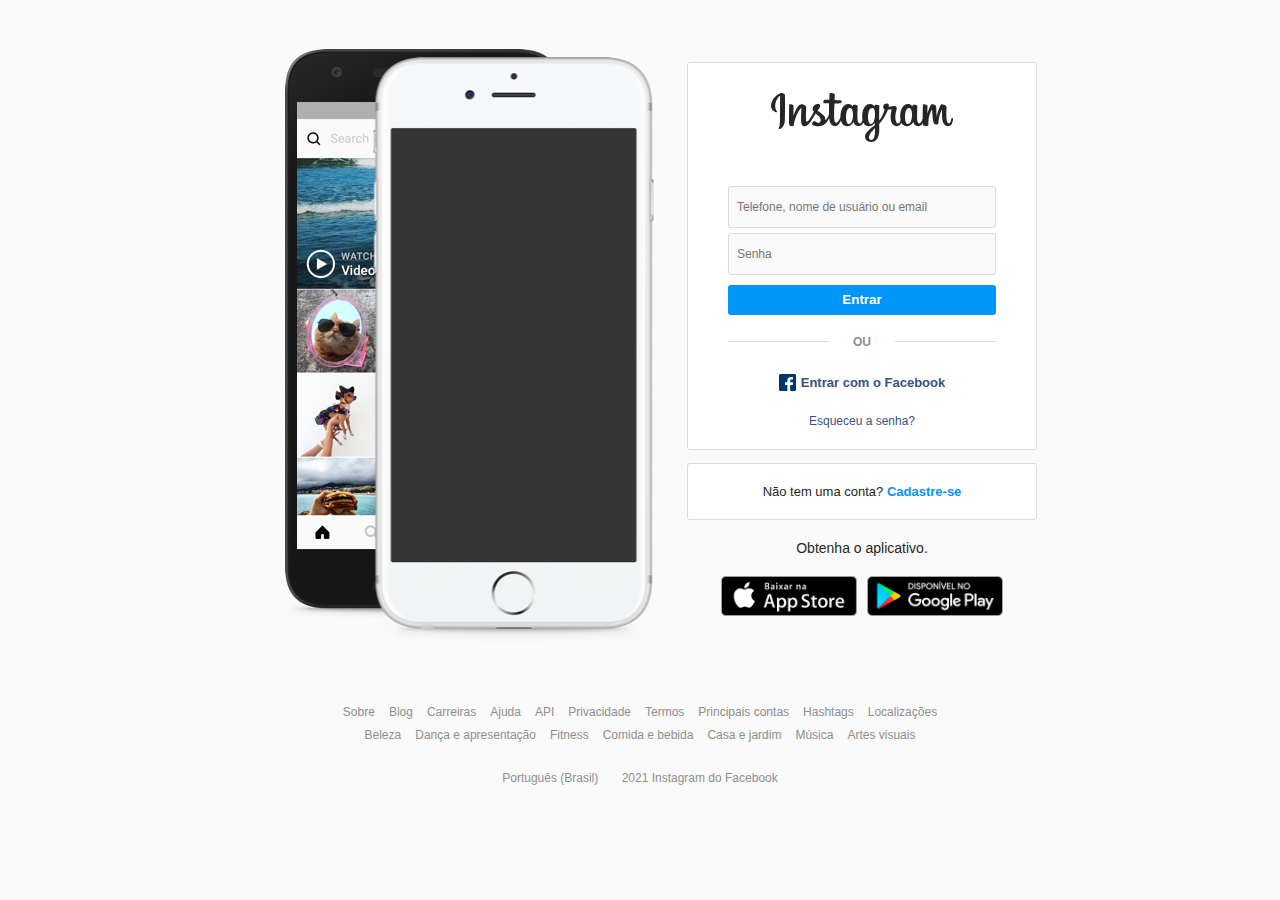
<file: index.html>
<!DOCTYPE html>
<html lang="pt-br">
  <head>
    <meta charset="UTF-8" />
    <meta http-equiv="X-UA-Compatible" content="IE=edge" />
    <meta name="viewport" content="width=device-width, initial-scale=1.0" />
    <link rel="stylesheet" href="./styles/css/pages/login.css" />
    <link rel="shortcut icon" href="./favicon.ico" type="image/x-icon" />
    <title>Instagram</title>
  </head>
  <body>
    <div class="c-site">
      <main class="c-main">
        <img
          class="login-image"
          src="./assets/images/login/phones.png"
          alt="Phones img"
        />
        <div class="l-login">
          <div class="c-login">
            <div class="c-login__brand">
              <img src="./assets/icons/insta-brand.svg" alt="" />
            </div>

            <div class="c-login__content">
              <form action="" class="c-login-form">
                <input
                  class="c-login__input"
                  type="text"
                  placeholder="Telefone, nome de usuário ou email"
                />

                <input class="c-login__input" type="text" placeholder="Senha" />

                <button class="c-login__btn">
                  <a class="c-login__btn"" href="./home/">Entrar</a>
                </button>
              </form>
              <!-- /.login-form-->
              <div class="login__or">
                <p>ou</p>
              </div>
              <!-- /.login__or-->
              <div class="login__fb">
                <img src="./assets/icons/fb-brand.svg" alt="facebook brand" />
                <a class="link" href="#">Entrar com o Facebook</a>
              </div>
              <!-- /.login__fb -->
            </div>
            <!-- /.login__content-->

            <div class="login__senha">
              <a class="link link--regular" href="#">Esqueceu a senha?</a>
            </div>
            <!-- /.login__senha -->
          </div>
          <!-- /.c-login -->
          <div class="create">
            <p class="create__text">
              Não tem uma conta?
              <a class="link link--primary" href="#">Cadastre-se</a>
            </p>
          </div>
          <!-- /.create-->

          <div class="c-app">
            <p class="c-app__text">Obtenha o aplicativo.</p>
            <div class="c-app__images">
              <div class="c-images">
                <a href="#">
                  <img
                    class="c-images__img"
                    src="./assets/images/login/download-apple.png"
                    alt="download with play store"
                  />
                </a>
              </div>
              <!-- /c-images -->
              <div class="c-images">
                <a href="#">
                  <img
                    class="c-images__img"
                    src="./assets/images/login/download-play.png"
                    alt="download with apple store"
                  />
                </a>
              </div>
              <!-- /c-images -->
            </div>
            <!-- /c-app__images-->
          </div>
          <!-- /.c-app -->
        </div>
        <!-- /.c-login -->
      </main>
      <!-- /.c-main -->
      <footer class="c-footer">
        <div class="c-footer__menu">
          <ul class="c-footer__list">
            <li class="c-footer__item">
              <a class="c-footer__link" href="#">Sobre</a>
            </li>
            <li class="c-footer__item">
              <a class="c-footer__link" href="#">Blog</a>
            </li>
            <li class="c-footer__item">
              <a class="c-footer__link" href="#">Carreiras</a>
            </li>
            <li class="c-footer__item">
              <a class="c-footer__link" href="#">Ajuda</a>
            </li>
            <li class="c-footer__item">
              <a class="c-footer__link" href="#">API</a>
            </li>
            <li class="c-footer__item">
              <a class="c-footer__link" href="#">Privacidade</a>
            </li>
            <li class="c-footer__item">
              <a class="c-footer__link" href="#">Termos</a>
            </li>
            <li class="c-footer__item">
              <a class="c-footer__link" href="#">Principais contas</a>
            </li>
            <li class="c-footer__item">
              <a class="c-footer__link" href="#">Hashtags</a>
            </li>
            <li class="c-footer__item">
              <a class="c-footer__link" href="#">Localizações</a>
            </li>
          </ul>
          <!-- /.c-footer__list-->
        </div>
        <!-- /.c-footer__menu-->

        <div class="c-footer__menu">
          <ul class="c-footer__list">
            <li class="c-footer__item">
              <a class="c-footer__link" href="#">Beleza</a>
            </li>
            <li class="c-footer__item">
              <a class="c-footer__link" href="#">Dança e apresentação</a>
            </li>
            <li class="c-footer__item">
              <a class="c-footer__link" href="#">Fitness</a>
            </li>
            <li class="c-footer__item">
              <a class="c-footer__link" href="#">Comida e bebida</a>
            </li>
            <li class="c-footer__item">
              <a class="c-footer__link" href="#">Casa e jardim</a>
            </li>
            <li class="c-footer__item">
              <a class="c-footer__link" href="#">Música</a>
            </li>
            <li class="c-footer__item">
              <a class="c-footer__link" href="#">Artes visuais</a>
            </li>
          </ul>
          <!-- /.c-footer__list-->
        </div>
        <!-- /.c-footer__menu-->

        <div class="c-footer__copyright">
          <a class="c-footer__link c-footer__link--margin" href="#">
            Português (Brasil)
          </a>
          <a class="c-footer__link" href="#">2021 Instagram do Facebook</a>
        </div>
        <!-- /.c-footer__copyright-->
      </footer>
      <!-- /.c-footer-->
    </div>
    <!-- /.c-site -->
  </body>
</html>
</file>
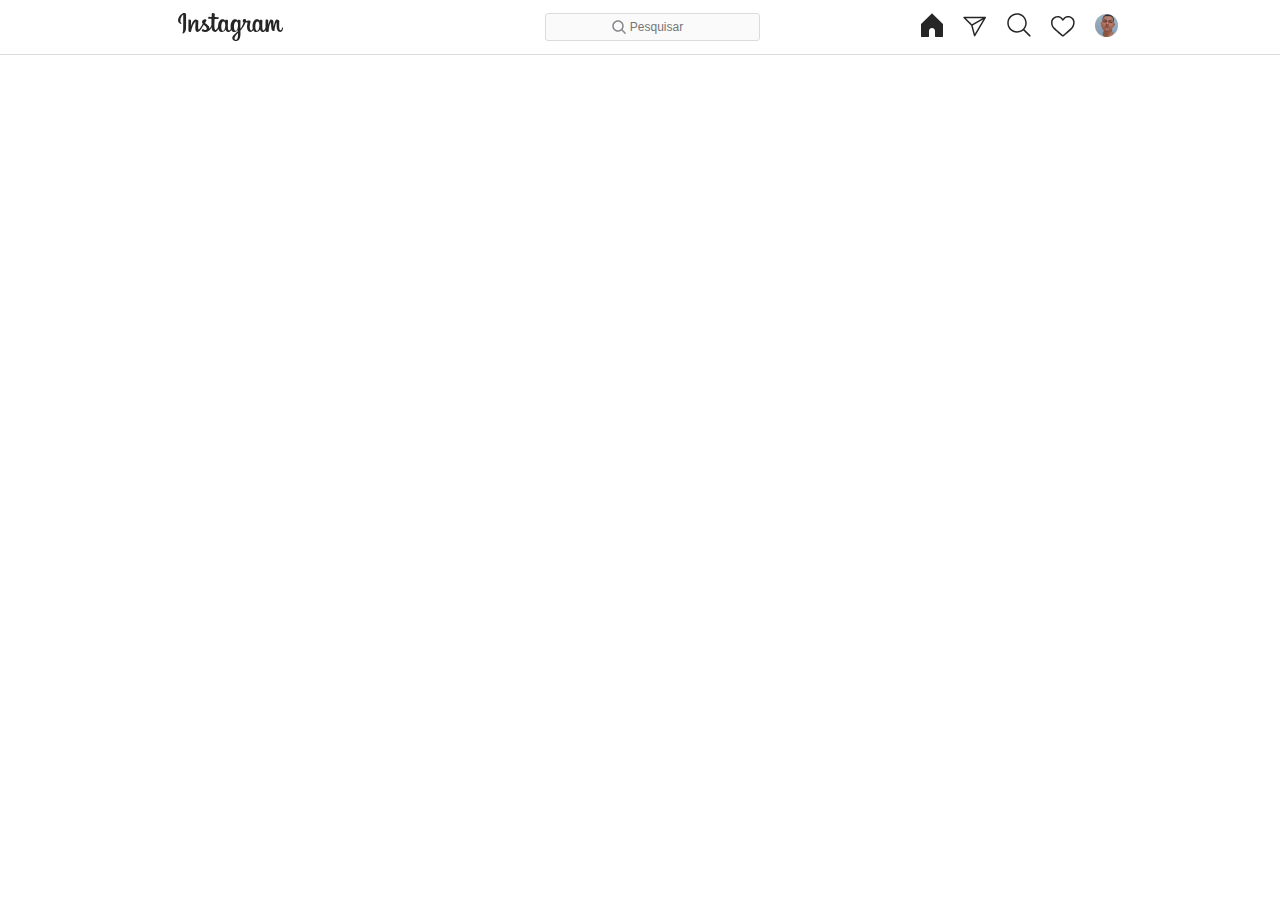
<file: search/index.html>
<!DOCTYPE html>
<html lang="pt-br">
  <head>
    <meta charset="UTF-8" />
    <meta http-equiv="X-UA-Compatible" content="IE=edge" />
    <meta name="viewport" content="width=device-width, initial-scale=1.0" />
    <link rel="stylesheet" href="../styles/css/pages/search.css" />
    <title>Instagram</title>
  </head>
  <body>
    <div class="l-site">
      <!-- HEADER -->
      <div class="header-bg">
        <header class="c-header">
          <a class="cam" href="#">
            <img
              class="cam-icon"
              src="../assets/icons/header-icons/cam-icon.svg"
              alt="Cam icon"
            />
          </a>

          <div class="logo">
            <img
              class="logo__img"
              src="../assets/icons/insta-brand.svg"
              alt="Instagram brand"
            />
          </div>

          <a class="sand" href="#">
            <img
              class="sand-icon"
              src="../assets/icons/sand-icon.svg"
              alt="Sand icon"
            />
          </a>

          <!-- SEARCH BAR-->
          <div class="search-bar">
            <input class="bar bar--image" type="text" placeholder="Pesquisar" />
          </div>

          <a class="picture" href="#">
            <img
              class="picture__img"
              src="../assets/icons/serach/picture.svg"
              alt="picture icon"
            />
          </a>
          <!-- SUPERIOR NAV DESKTOP-->
          <nav class="c-nav">
            <div class="nav">
              <ul class="menu">
                <li class="menu__item">
                  <a href="../home/">
                    <img
                      src="../assets/icons/menu/home-icon.svg"
                      alt="Home-icon"
                    />
                  </a>
                </li>
                <li class="menu__item">
                  <a href="">
                    <img src="../assets/icons/sand-icon.svg" alt="Home-icon" />
                  </a>
                </li>
                <li class="menu__item">
                  <a href="../search/">
                    <img
                      src="../assets/icons/menu/search-icon.svg"
                      alt="Home-icon"
                    />
                  </a>
                </li>
                <li class="menu__item">
                  <a href="">
                    <img
                      src="../assets/icons/menu/like-icon.svg"
                      alt="Home-icon"
                    />
                  </a>
                </li>
                <li class="menu__item">
                  <a href="">
                    <img
                      class="profile-icon"
                      src="../assets/icons/menu/profile-icon.jpg"
                      alt="Home-icon"
                    />
                  </a>
                </li>
              </ul>
            </div>
          </nav>
        </header>
        <!-- /.c-header -->
      </div>
      <!-- /. header-bg-->
    </div>
    <!-- BUTTONS SEARCH -->
    <div class="c-buttons">
      <button class="buttons-search">
        <img class="button-icon" src="../assets/icons/serach/igtv.svg" alt="" />
        IGTV
      </button>
      <button class="buttons-search">
        <img class="button-icon" src="../assets/icons/serach/shop.svg" alt="" />
        Shop
      </button>
      <button class="buttons-search">Style</button>
      <button class="buttons-search">Sports</button>
      <button class="buttons-search">Auto</button>
      <button class="buttons-search">Music</button>
    </div>
    <!-- /.c-buttons -->
    <!-- FOOTER -->
    <footer class="c-bottom-bar">
      <nav class="menu">
        <ul class="menu__list">
          <li class="menu__item">
            <a class="menu__link" href="../home/">
              <img src="../assets/icons/menu/home-icon.svg" alt="" />
            </a>
          </li>
          <li class="menu__item">
            <a class="menu__link" href="../search/">
              <img src="../assets/icons/menu/search-icon.svg" alt="" />
            </a>
          </li>
          <li class="menu__item">
            <a class="menu__link" href="#">
              <img src="../assets/icons/menu/add-icon.svg" alt="" />
            </a>
          </li>
          <li class="menu__item">
            <a class="menu__link" href="#">
              <img src="../assets/icons/menu/like-icon.svg" alt="" />
            </a>
          </li>
          <li class="menu__item">
            <a class="menu__link" href="#">
              <img
                class="profile-img"
                src="../assets/icons/menu/profile-icon.jpg"
                alt=""
              />
            </a>
          </li>
        </ul>
      </nav>
    </footer>
    <!-- /. c-bottom-bar-->
  </div>
    <!-- /.l-site -->
  </body>
</html>
</file>
<file: styles/css/pages/login.css>
/*--------------------------------------- 
[$colors]
----------------------------------------*/
/*--------------------------------------- 
// [END colors]
----------------------------------------*/
/*--------------------------------------- 
[$ FONTS sizes]
----------------------------------------*/
/*--------------------------------------- 
// [END  FONTS sizes]
----------------------------------------*/
/*--------------------------------------- 
[$GERAL]
----------------------------------------*/
/*--------------------------------------- 
// [END GERAL]
----------------------------------------*/
/*--------------------------------------- 
[$SCREEN LOGIN]
----------------------------------------*/
/*--------------------------------------- 
// [END SCREEN LOGIN]
----------------------------------------*/
/*--------------------------------------- 
[$STORYS]
----------------------------------------*/
/*--------------------------------------- 
// [END STORYS]
----------------------------------------*/
input[type=text] {
  border: 1px solid #dbdbdb;
  border-radius: 3px;
  outline-color: #8e8e8e;
  width: 100%;
  max-width: 268px;
  padding: 13px 0px 13px 8px;
  font-size: 0.75rem;
  box-sizing: border-box;
}

button {
  border: 1px solid transparent;
  border-radius: 3px;
  border-radius: 3px;
  height: 29.6px;
  cursor: pointer;
}

a {
  color: #385185;
  text-decoration: none;
  font-weight: 600;
}

p {
  color: #262626;
}

/*--------------------------------------- 
[$reset]
----------------------------------------*/
* {
  margin: 0;
  padding: 0;
}

/*--------------------------------------- 
// [END reset]
----------------------------------------*/
/*--------------------------------------- 
[$universal]
----------------------------------------*/
body {
  font-family: Arial, Helvetica, sans-serif;
}

ul {
  list-style: none;
}

/*--------------------------------------- 
// [END universal]
----------------------------------------*/
/*--------------------------------------- 
[$colors]
----------------------------------------*/
/*--------------------------------------- 
// [END colors]
----------------------------------------*/
/*--------------------------------------- 
[$ FONTS sizes]
----------------------------------------*/
/*--------------------------------------- 
// [END  FONTS sizes]
----------------------------------------*/
/*--------------------------------------- 
[$GERAL]
----------------------------------------*/
/*--------------------------------------- 
// [END GERAL]
----------------------------------------*/
/*--------------------------------------- 
[$SCREEN LOGIN]
----------------------------------------*/
/*--------------------------------------- 
// [END SCREEN LOGIN]
----------------------------------------*/
/*--------------------------------------- 
[$STORYS]
----------------------------------------*/
/*--------------------------------------- 
// [END STORYS]
----------------------------------------*/
/*--------------------------------------- 
[$colors]
----------------------------------------*/
/*--------------------------------------- 
// [END colors]
----------------------------------------*/
/*--------------------------------------- 
[$ FONTS sizes]
----------------------------------------*/
/*--------------------------------------- 
// [END  FONTS sizes]
----------------------------------------*/
.l-site {
  width: 100vw;
}

/*--------------------------------------- 
[$HEADER]
----------------------------------------*/
.c-nav {
  display: flex;
  flex: 1;
}

@media (max-width: 767px) {
  .c-nav,
.search-bar {
    display: none;
  }
}

.header-bg {
  background-color: #fafafa;
  box-sizing: border-box;
  border-bottom: 1px solid #dbdbdb;
}
@media (min-width: 767px) {
  .header-bg {
    width: 100%;
    background-color: #ffffff;
    position: fixed;
    top: 0;
    z-index: 1;
  }
}

.c-header {
  width: 100%;
  display: flex;
  justify-content: space-between;
  align-items: center;
  padding: 10px;
  box-sizing: border-box;
}
@media (min-width: 767px) {
  .c-header {
    max-width: 975px;
    margin: 0 auto;
    height: 54px;
    padding: 0;
    padding-left: 25px;
  }
  .c-header .cam {
    display: none;
  }
  .c-header .sand {
    display: none;
  }
}
.c-header .logo {
  display: flex;
  align-items: center;
}
@media (min-width: 767px) {
  .c-header .logo {
    flex: 1;
  }
}
.c-header .logo .logo__img {
  width: 105px;
  height: auto;
}
.c-header .search-bar {
  max-width: 215px;
  height: 28px;
  flex: 2;
}
.c-header .search-bar .bar {
  width: 100%;
  height: 100%;
  box-sizing: border-box;
  background-color: #fafafa;
}
.c-header .search-bar .bar--image {
  background-image: url(../../../assets/icons/lupa-icon.svg);
  background-repeat: no-repeat;
  background-position: 33%;
}
.c-header .search-bar .bar::placeholder {
  text-align: center;
}
.c-header .nav {
  margin-left: auto;
}
.c-header .menu {
  display: flex;
  justify-content: flex-start;
  align-items: center;
  flex: 1;
}
.c-header .menu .menu__item {
  align-self: flex-end;
  margin: 0 10px;
}
.c-header .menu .profile-icon {
  width: 23px;
  border-radius: 50%;
  object-fit: cover;
  height: auto;
}

/*--------------------------------------- 
// [END HEADER]
----------------------------------------*/
/*--------------------------------------- 
[$BOTTOM-NAV]
----------------------------------------*/
.c-bottom-bar {
  width: 100%;
  position: sticky;
  bottom: 0;
  background-color: #f2f2f2;
}
@media (min-width: 769px) {
  .c-bottom-bar {
    display: none;
  }
}

.menu .menu__list {
  display: flex;
  justify-content: space-between;
  align-items: center;
  padding: 10px 19px;
}
.menu .menu__link {
  width: 23px;
}
.menu .profile-img {
  width: 23px;
  height: 23px;
  border-radius: 50%;
}

/*--------------------------------------- 
// [END BOTTOM-NAV]
----------------------------------------*/
body {
  color: #262626;
  background-color: #fafafa;
}

/*--------------------------------------- 
[$CONTAINERS]
----------------------------------------*/
.c-site {
  width: 100%;
  display: flex;
  justify-content: flex-start;
  align-items: center;
  flex-direction: column;
}

.c-main {
  display: flex;
  margin-top: 32px;
  padding-bottom: 52px;
}
@media (max-width: 426px) {
  .c-main {
    margin-top: initial;
    padding: initial;
  }
}
@media (max-width: 768px) {
  .c-main {
    justify-content: center;
  }
  .c-main .login-image {
    display: none;
  }
}

.l-login {
  width: 350px;
  display: flex;
  justify-content: center;
  align-items: flex-start;
  flex-direction: column;
  margin-left: -10px;
}
@media (max-width: 768px) {
  .l-login {
    margin: initial;
  }
}
@media (max-width: 426px) {
  .l-login {
    align-items: center;
    width: 100%;
    margin-left: 0;
    margin-bottom: 50px;
  }
}

/*--------------------------------------- 
// [END CONTAINERS]
----------------------------------------*/
/*--------------------------------------- 
[$CONTAINER LOGIN]
----------------------------------------*/
.c-login {
  border: 1px solid #dbdbdb;
  border-radius: 3px;
  padding: 10px 40px 20px 40px;
  background-color: #ffffff;
}
@media (max-width: 426px) {
  .c-login {
    border: none;
    padding: initial;
    background-color: #fafafa;
  }
}
.c-login .c-login__brand {
  text-align: center;
  margin: 20px 0 40px 0;
}
.c-login .c-login__content {
  text-align: center;
}
@media (max-width: 768px) {
  .c-login .c-login__content {
    max-width: 268px;
  }
}
@media (max-width: 321px) {
  .c-login .c-login__content {
    max-width: 240px;
  }
}
.c-login .c-login__input {
  background-color: #fafafa;
}
.c-login .c-login__input:nth-child(2) {
  margin: 5px 0 10px 0;
}
.c-login .c-login__btn {
  color: #ffffff;
  font-weight: 600;
  background-color: #0095f6;
  width: 100%;
}
.c-login .login__or {
  display: flex;
  justify-content: space-between;
  align-items: center;
  margin: 20px 0 25px 0;
  text-align: center;
}
.c-login .login__or p {
  text-transform: uppercase;
  font-size: 0.75rem;
  font-weight: bold;
  color: #8e8e8e;
}
.c-login .login__or::before {
  content: "";
  width: 101px;
  height: 1px;
  background-color: #dbdbdb;
}
.c-login .login__or:after {
  content: "";
  width: 101px;
  height: 1px;
  background-color: #dbdbdb;
}
.c-login .login__fb {
  display: flex;
  justify-content: center;
  align-items: center;
  margin-bottom: 20px;
}
.c-login .login__fb .link {
  margin-left: 5px;
  font-size: 0.813rem;
}
.c-login .login__senha {
  text-align: center;
}
.c-login .login__senha .link {
  font-size: 0.75rem;
}
.c-login .login__senha .link--regular {
  font-weight: 400;
}

/*--------------------------------------- 
// [END CONTAINER LOGIN]
----------------------------------------*/
/*--------------------------------------- 
[$CONTAINER CREATE]
----------------------------------------*/
.create {
  border: 1px solid #dbdbdb;
  border-radius: 3px;
  background-color: #ffffff;
  width: 100%;
  box-sizing: border-box;
  padding: 20px 30px;
  margin: 13px 0 20px 0;
}
@media (max-width: 426px) {
  .create {
    background-color: #fafafa;
    border: none;
  }
}
.create .create__text {
  font-size: 0.813rem;
  text-align: center;
}
.create .create__text .link--primary {
  color: #0095f6;
}

/*--------------------------------------- 
// [END CONTAINER CREATE]
----------------------------------------*/
/*--------------------------------------- 
[$CONTAINER APPs]
----------------------------------------*/
.c-app {
  width: 100%;
  text-align: center;
}
.c-app .c-app__text {
  font-size: 0.875rem;
}
.c-app .c-app__images {
  display: flex;
  justify-content: center;
  gap: 10px;
  margin-top: 20px;
}
.c-app .c-images {
  width: 136px;
  height: auto;
}
.c-app .c-images__img {
  width: 100%;
  height: auto;
}

/*--------------------------------------- 
// [END CONTAINER APPs]
----------------------------------------*/
/*--------------------------------------- 
[$CONTAINER FOOTER]
----------------------------------------*/
.c-footer {
  width: 100%;
  height: 150px;
}
.c-footer .c-footer__menu {
  width: 100%;
  display: flex;
  justify-content: center;
}
.c-footer .c-footer__list {
  display: flex;
  justify-content: center;
  flex-wrap: wrap;
  margin-bottom: 5px;
}
.c-footer .c-footer__item {
  margin: 0 7px;
}
@media (max-width: 426px) {
  .c-footer .c-footer__item {
    margin: 0 10px;
  }
}
.c-footer .c-footer__link {
  font-size: 0.75rem;
  font-weight: 400;
  color: #8e8e8e;
}
.c-footer .c-footer__link--margin {
  margin-right: 20px;
}
.c-footer .c-footer__copyright {
  text-align: center;
  padding: 20px 0 32px 0;
}

/*--------------------------------------- 
// [END CONTAINER FOOTER]
---------------------------------------*/

/*# sourceMappingURL=login.css.map */
</file>
<file: styles/css/pages/search.css>
/*--------------------------------------- 
[$colors]
----------------------------------------*/
/*--------------------------------------- 
// [END colors]
----------------------------------------*/
/*--------------------------------------- 
[$ FONTS sizes]
----------------------------------------*/
/*--------------------------------------- 
// [END  FONTS sizes]
----------------------------------------*/
/*--------------------------------------- 
[$GERAL]
----------------------------------------*/
/*--------------------------------------- 
// [END GERAL]
----------------------------------------*/
/*--------------------------------------- 
[$SCREEN LOGIN]
----------------------------------------*/
/*--------------------------------------- 
// [END SCREEN LOGIN]
----------------------------------------*/
/*--------------------------------------- 
[$STORYS]
----------------------------------------*/
/*--------------------------------------- 
// [END STORYS]
----------------------------------------*/
input[type=text] {
  border: 1px solid #dbdbdb;
  border-radius: 3px;
  outline-color: #8e8e8e;
  width: 100%;
  max-width: 268px;
  padding: 13px 0px 13px 8px;
  font-size: 0.75rem;
  box-sizing: border-box;
}

button {
  border: 1px solid transparent;
  border-radius: 3px;
  border-radius: 3px;
  height: 29.6px;
  cursor: pointer;
}

a {
  color: #385185;
  text-decoration: none;
  font-weight: 600;
}

p {
  color: #262626;
}

/*--------------------------------------- 
[$reset]
----------------------------------------*/
* {
  margin: 0;
  padding: 0;
}

/*--------------------------------------- 
// [END reset]
----------------------------------------*/
/*--------------------------------------- 
[$universal]
----------------------------------------*/
body {
  font-family: Arial, Helvetica, sans-serif;
}

ul {
  list-style: none;
}

/*--------------------------------------- 
// [END universal]
----------------------------------------*/
/*--------------------------------------- 
[$colors]
----------------------------------------*/
/*--------------------------------------- 
// [END colors]
----------------------------------------*/
/*--------------------------------------- 
[$ FONTS sizes]
----------------------------------------*/
/*--------------------------------------- 
// [END  FONTS sizes]
----------------------------------------*/
/*--------------------------------------- 
[$GERAL]
----------------------------------------*/
/*--------------------------------------- 
// [END GERAL]
----------------------------------------*/
/*--------------------------------------- 
[$SCREEN LOGIN]
----------------------------------------*/
/*--------------------------------------- 
// [END SCREEN LOGIN]
----------------------------------------*/
/*--------------------------------------- 
[$STORYS]
----------------------------------------*/
/*--------------------------------------- 
// [END STORYS]
----------------------------------------*/
/*--------------------------------------- 
[$colors]
----------------------------------------*/
/*--------------------------------------- 
// [END colors]
----------------------------------------*/
/*--------------------------------------- 
[$ FONTS sizes]
----------------------------------------*/
/*--------------------------------------- 
// [END  FONTS sizes]
----------------------------------------*/
.l-site {
  width: 100vw;
}

/*--------------------------------------- 
[$HEADER]
----------------------------------------*/
.c-nav {
  display: flex;
  flex: 1;
}

@media (max-width: 767px) {
  .c-nav,
.search-bar {
    display: none;
  }
}

.header-bg {
  background-color: #fafafa;
  box-sizing: border-box;
  border-bottom: 1px solid #dbdbdb;
}
@media (min-width: 767px) {
  .header-bg {
    width: 100%;
    background-color: #ffffff;
    position: fixed;
    top: 0;
    z-index: 1;
  }
}

.c-header {
  width: 100%;
  display: flex;
  justify-content: space-between;
  align-items: center;
  padding: 10px;
  box-sizing: border-box;
}
@media (min-width: 767px) {
  .c-header {
    max-width: 975px;
    margin: 0 auto;
    height: 54px;
    padding: 0;
    padding-left: 25px;
  }
  .c-header .cam {
    display: none;
  }
  .c-header .sand {
    display: none;
  }
}
.c-header .logo {
  display: flex;
  align-items: center;
}
@media (min-width: 767px) {
  .c-header .logo {
    flex: 1;
  }
}
.c-header .logo .logo__img {
  width: 105px;
  height: auto;
}
.c-header .search-bar {
  max-width: 215px;
  height: 28px;
  flex: 2;
}
.c-header .search-bar .bar {
  width: 100%;
  height: 100%;
  box-sizing: border-box;
  background-color: #fafafa;
}
.c-header .search-bar .bar--image {
  background-image: url(../../../assets/icons/lupa-icon.svg);
  background-repeat: no-repeat;
  background-position: 33%;
}
.c-header .search-bar .bar::placeholder {
  text-align: center;
}
.c-header .nav {
  margin-left: auto;
}
.c-header .menu {
  display: flex;
  justify-content: flex-start;
  align-items: center;
  flex: 1;
}
.c-header .menu .menu__item {
  align-self: flex-end;
  margin: 0 10px;
}
.c-header .menu .profile-icon {
  width: 23px;
  border-radius: 50%;
  object-fit: cover;
  height: auto;
}

/*--------------------------------------- 
// [END HEADER]
----------------------------------------*/
/*--------------------------------------- 
[$BOTTOM-NAV]
----------------------------------------*/
.c-bottom-bar {
  width: 100%;
  position: sticky;
  bottom: 0;
  background-color: #f2f2f2;
}
@media (min-width: 769px) {
  .c-bottom-bar {
    display: none;
  }
}

.menu .menu__list {
  display: flex;
  justify-content: space-between;
  align-items: center;
  padding: 10px 19px;
}
.menu .menu__link {
  width: 23px;
}
.menu .profile-img {
  width: 23px;
  height: 23px;
  border-radius: 50%;
}

/*--------------------------------------- 
// [END BOTTOM-NAV]
----------------------------------------*/
/*--------------------------------------- 
[$header]
----------------------------------------*/
@media (max-width: 767px) {
  .header-bg {
    border-bottom: none;
  }
}
@media (max-width: 767px) {
  .c-header .logo {
    display: none;
  }
  .c-header .search-bar {
    display: initial;
  }
  .c-header .sand {
    display: none;
  }
  .c-header .cam {
    display: none;
  }
  .c-header .picture {
    width: 20px;
    height: 20px;
  }
}
@media (min-width: 767px) {
  .c-header .picture {
    display: none;
  }
}
@media (max-width: 767px) {
  .c-header .search-bar {
    width: 100%;
    max-width: 100%;
    min-width: 217px;
    height: 36px;
    margin-right: 10px;
  }
  .c-header .search-bar .bar {
    max-width: 100%;
    outline: none;
    font-size: 1rem;
    border-radius: 10px;
    border: none;
    background: #7676801f;
  }
  .c-header .search-bar .bar::placeholder {
    padding-left: 22px;
    text-align: start;
  }
  .c-header .search-bar .bar--image {
    background-image: url(../../../assets/icons/lupa-icon.svg);
    background-repeat: no-repeat;
    background-position: 2%;
  }
}
@media (max-width: 767px) and (max-width: 425px) {
  .c-header .search-bar .bar--image {
    background-position: 4%;
  }
}

/*--------------------------------------- 
// [END header]
----------------------------------------*/
/*--------------------------------------- 
[$buttons-search]
----------------------------------------*/
.c-buttons {
  display: flex;
  padding: 0 10px;
  overflow-x: auto;
}
.c-buttons::-webkit-scrollbar {
  display: none;
}
.c-buttons .buttons-search {
  display: flex;
  justify-content: center;
  align-items: center;
  background-color: #ffffff;
  padding: 0 10px;
  border: 1px solid #3c3c432e;
  border-radius: 6px;
  width: 100%;
  max-width: inherit;
  height: 29.6px;
  cursor: pointer;
  font-weight: 600;
  color: #262626;
}
.c-buttons .buttons-search:not(:last-child) {
  margin-right: 6px;
}
.c-buttons .button-icon {
  margin-right: 6px;
  margin-bottom: 3px;
}

/*--------------------------------------- 
// [END buttons-search]
----------------------------------------*/
.c-bottom-bar {
  position: fixed;
  background-color: #ffffff;
}

/*# sourceMappingURL=search.css.map */
</file>
